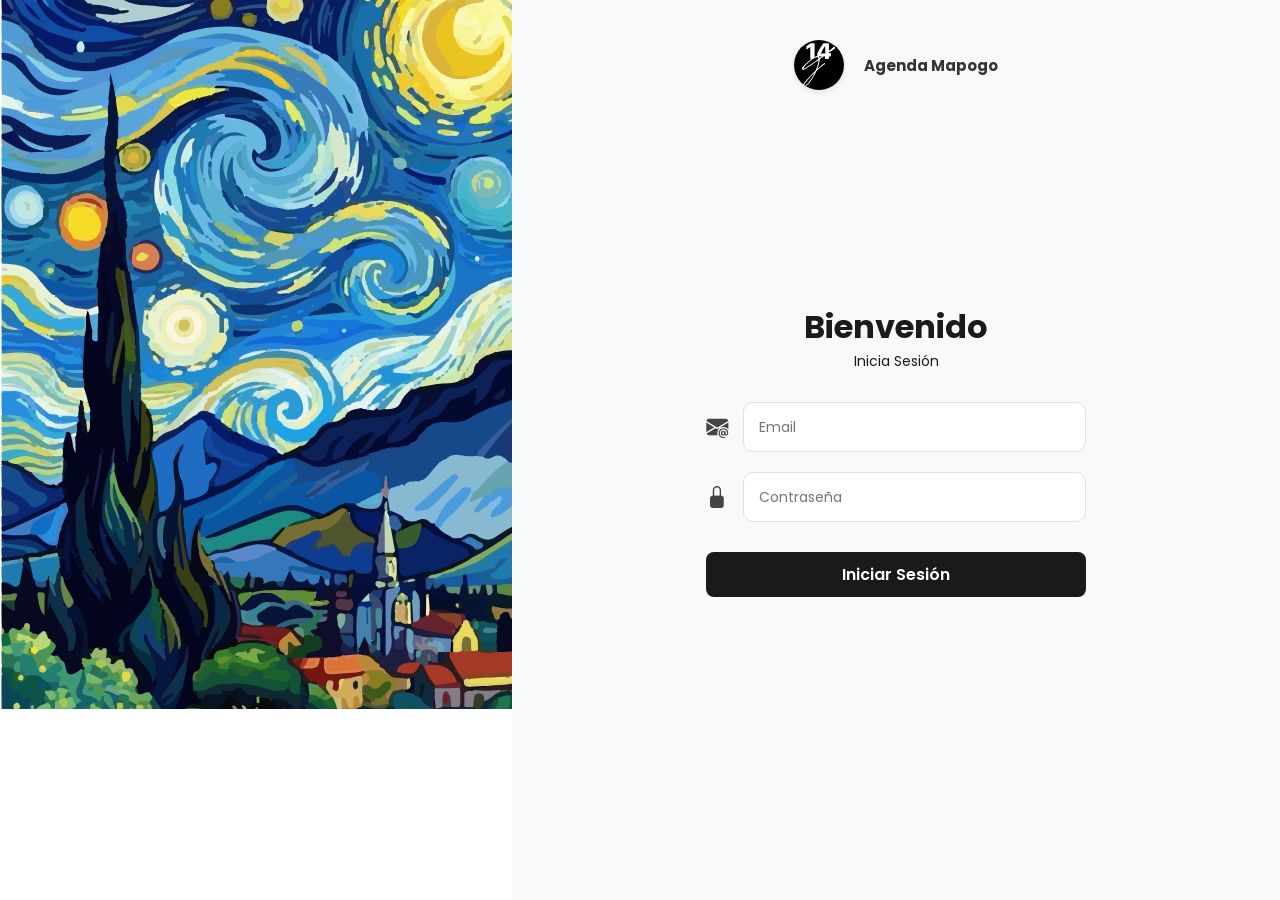
<file: index.html>
<!DOCTYPE html>
<html lang="en">
<head>
    <meta charset="UTF-8">
    <meta http-equiv="X-UA-Compatible" content="IE=edge">
    <meta name="viewport" content="width=device-width, initial-scale=1.0">
    <link rel="stylesheet" href="assets/css/login.css">
    <link rel="stylesheet" href="https://cdn.jsdelivr.net/npm/bootstrap-icons@1.13.1/font/bootstrap-icons.min.css">
    <title>Agenda Web</title>
</head>
<body>

    <div class="carrusel">
        <ul>
            <li><img src="assets/img/carrusel.svg" alt="Imagen 1"></li>
            <li><img src="assets/img/carrusel2.svg" alt="Imagen 2"></li>
            <li><img src="assets/img/carrusel3.svg" alt="Imagen 3"></li>
            <li><img src="assets/img/carrusel4.svg" alt="Imagen 4"></li>
            <li><img src="assets/img/carrusel5.svg" alt="Imagen 5"></li>
        </ul>
    </div>

    <div class="login">

        <div class="login-arriba">
            <img src="assets/img/sello.svg" alt="Imagen sello">
            <Strong>Agenda Mapogo</Strong>
        </div>

        <div class="formulario">
            
            <div class="bienvenida">
                <h1>Bienvenido</h1>
                <p>Inicia Sesión</p>
            </div>

            <div class="formulario-relleno">
                <div class="input">
                    <i class="bi bi-envelope-at-fill"><input type="email" placeholder="Email"></i>
                    <i class="bi bi-lock-fill"><input type="password" placeholder="Contraseña"></i>
                </div>
                <div class="sesion">
                    <button><a href="pages/principal.html">Iniciar Sesión</a></button>
                </div>
            </div>

        </div>

    </div>

</body>
</html>
</file>
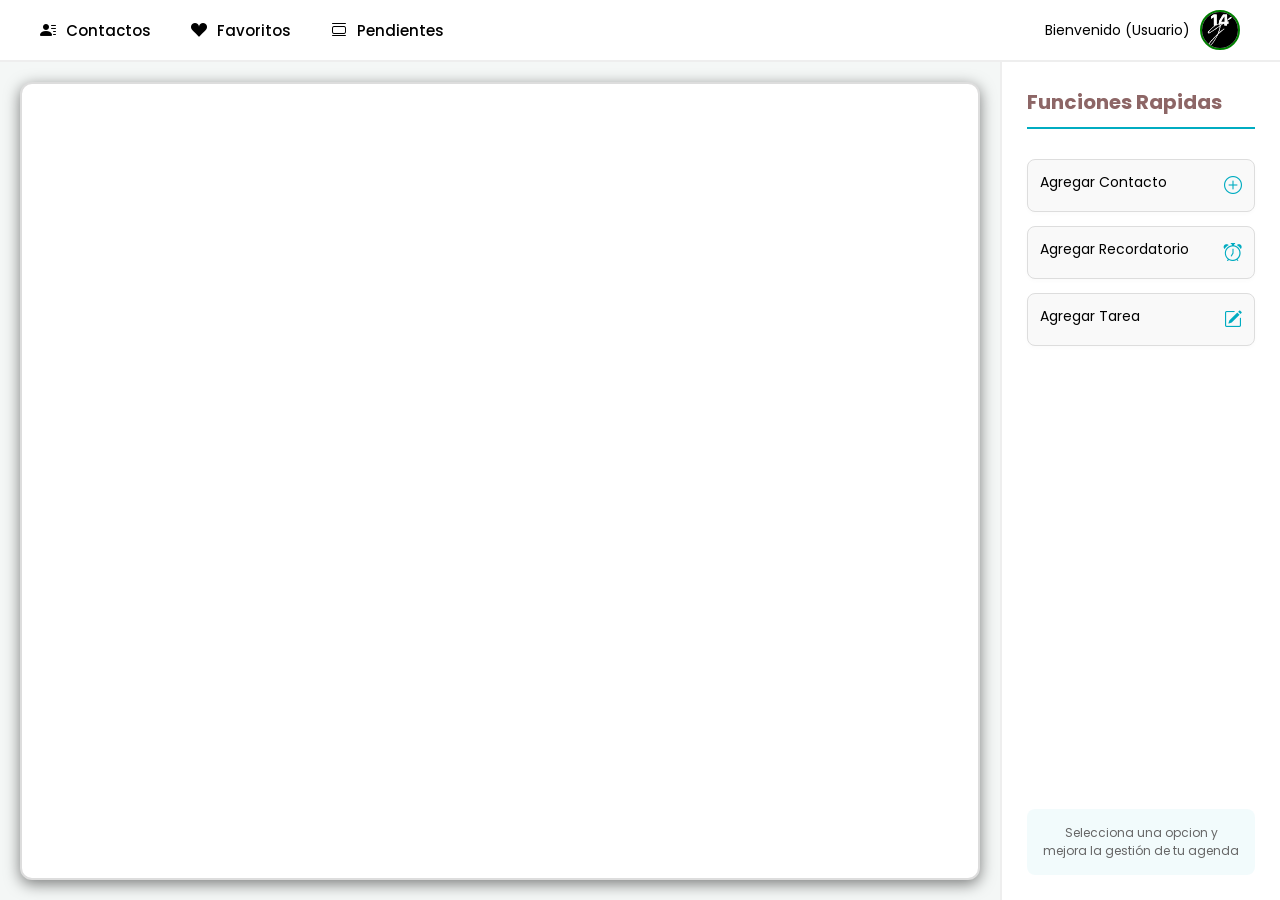
<file: pages/contactos.html>
<!DOCTYPE html>
<html lang="en">
<head>
    <meta charset="UTF-8">
    <meta name="viewport" content="width=device-width, initial-scale=1.0">
    <link rel="stylesheet" href="../assets/css/styles.css">
    <link rel="stylesheet" href="https://cdn.jsdelivr.net/npm/bootstrap-icons@1.13.1/font/bootstrap-icons.min.css">
    <title>Agenda Web - Contactos</title>
</head>
<body>
    
    <!--<div class="fondo">

        
    </div>-->

    <div class="contenedor-contactos">

        <div class="encabezado">

            <nav class="contenedor-encabezado">
                <ul>
                    <li class="bi bi-person-lines-fill"><a href="#" target="iframe-container">Contactos</a></li>
                    <li class="bi bi-suit-heart-fill"><a href="#" target="iframe-container">Favoritos</a></li>
                    <li class="bi bi-view-list"><a href="#" target="iframe-container">Pendientes</a></li>
                </ul>

                <div class="perfil">
                    <h1>Bienvenido (Usuario)</h1>
                    <img src="../assets/img/sello.svg" alt="Imagen Predeterminada">

                </div>

            </nav>

        </div>


        <div class="vista-principal">

            <div class="iframe-contactos">
                <iframe src="" frameborder="0" id="iframe-container" name="ventana-emergente"></iframe>
            </div>

            <aside class="columna-opciones">

                <div class="titulo">
                    <h3>Funciones Rapidas</h3>
                </div>

                <div class="lista-opciones">

                    <button class="opciones">Agregar Contacto <i class="bi bi-plus-circle"></i></button>
                    <button class="opciones">Agregar Recordatorio <i class="bi bi-alarm"></i></button>
                    <button class="opciones">Agregar Tarea <i class="bi bi-pencil-square"></i></button>

                </div>

                <div class="adicional">
                    <p>Selecciona una opcion y mejora la gestión de tu agenda</p>
                </div>

            </aside>

        </div>
        

    </div>

</body>
</html>
</file>
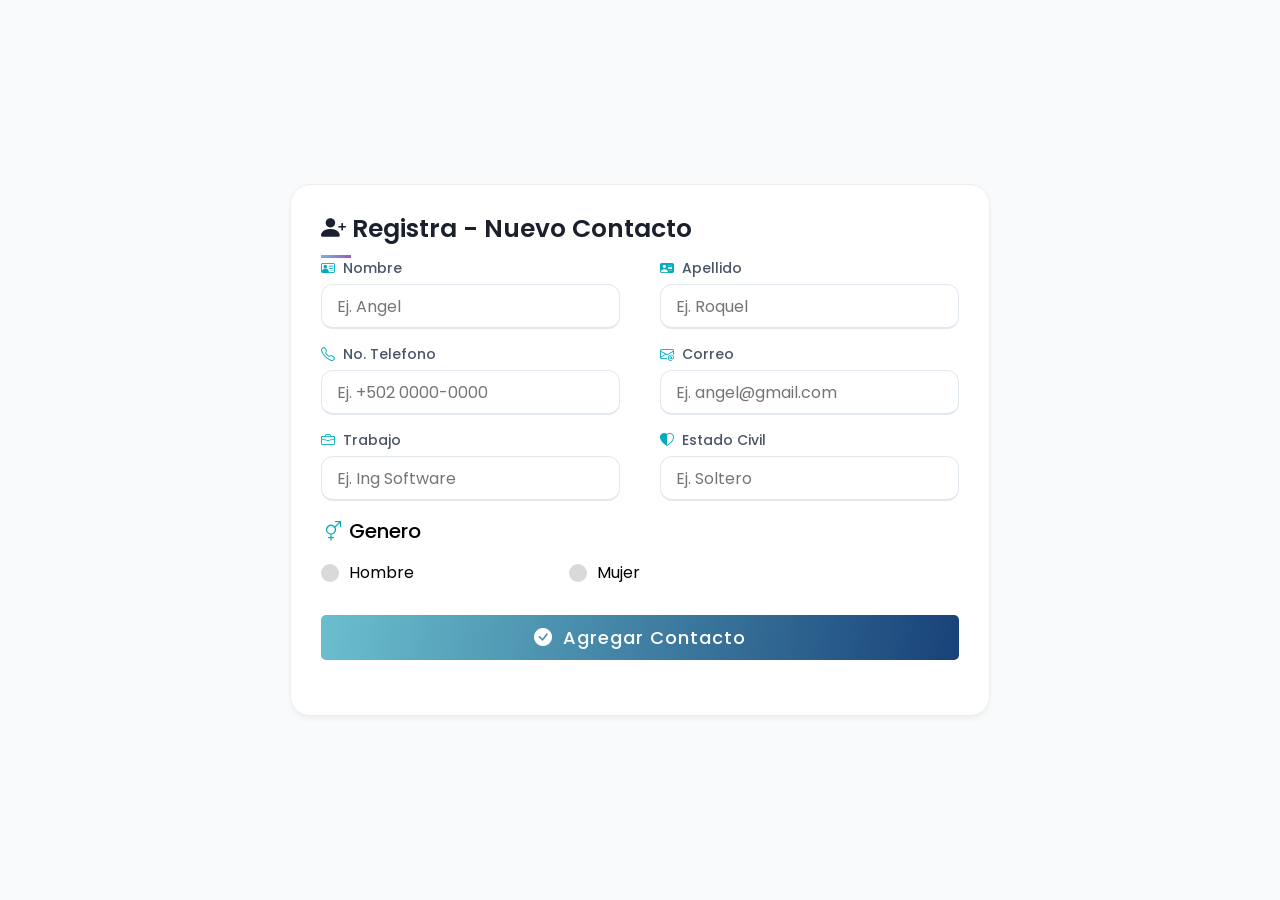
<file: pages/nuevo-contacto.html>
<!DOCTYPE html>
<html lang="en">
<head>
    <meta charset="UTF-8">
    <meta name="viewport" content="width=device-width, initial-scale=1.0">
    <link rel="stylesheet" href="https://cdn.jsdelivr.net/npm/bootstrap-icons@1.13.1/font/bootstrap-icons.min.css">
    <link rel="stylesheet" href="../assets/css/contacto-nuevo.css">
    <title>Agenda Web - Contacto Nuevo</title>
</head>
<body>
    
    <div class="formulario">

        <div class="titulo">
            <i class="bi bi-person-plus-fill"></i> Registra - Nuevo Contacto
        </div>

        <form action="#">
            <div class="detalles-contacto">
                <div class="input-box">
                    <span class="detalles"><i class="bi bi-person-vcard"></i> Nombre</span>
                    <input type="text" placeholder="Ej. Angel" required>
                </div>
                <div class="input-box">
                    <span class="detalles"><i class="bi bi-person-vcard-fill"></i> Apellido</span>
                    <input type="text" placeholder="Ej. Roquel" required>
                </div>
                <div class="input-box">
                    <span class="detalles"><i class="bi bi-telephone"></i> No. Telefono</span>
                    <input type="text" placeholder="Ej. +502 0000-0000" required>
                </div>
                <div class="input-box">
                    <span class="detalles"><i class="bi bi-envelope-at"></i> Correo</span>
                    <input type="text" placeholder="Ej. angel@gmail.com" required>
                </div>
                <div class="input-box">
                    <span class="detalles"><i class="bi bi-briefcase"></i> Trabajo</span>
                    <input type="text" placeholder="Ej. Ing Software" required>
                </div>
                <div class="input-box">
                    <span class="detalles"><i class="bi bi-heart-half"></i> Estado Civil</span>
                    <input type="text" placeholder="Ej. Soltero" required>
                </div>
            </div>
            <div class="genero-detalles">
                <input type="radio" name="genero" id="punto-1">
                <input type="radio" name="genero" id="punto-2">
                <span class="genero-titulo"><i class="bi bi-gender-ambiguous"></i> Genero</span>
                <div class="opciones">
                    <label for="punto-1">
                        <span class="punto uno"></span>
                        <span class="genero">Hombre</span>
                    </label>
                    <label for="punto-2">
                        <span class="punto dos"></span>
                        <span class="genero">Mujer</span>
                    </label>
                </div>
            </div>
            <div class="boton">
                <button type="submit">
                    <i class="bi bi-check-circle-fill"></i>Agregar Contacto
                </button>
            </div>
        </form>

    </div>

</body>
</html>
</file>
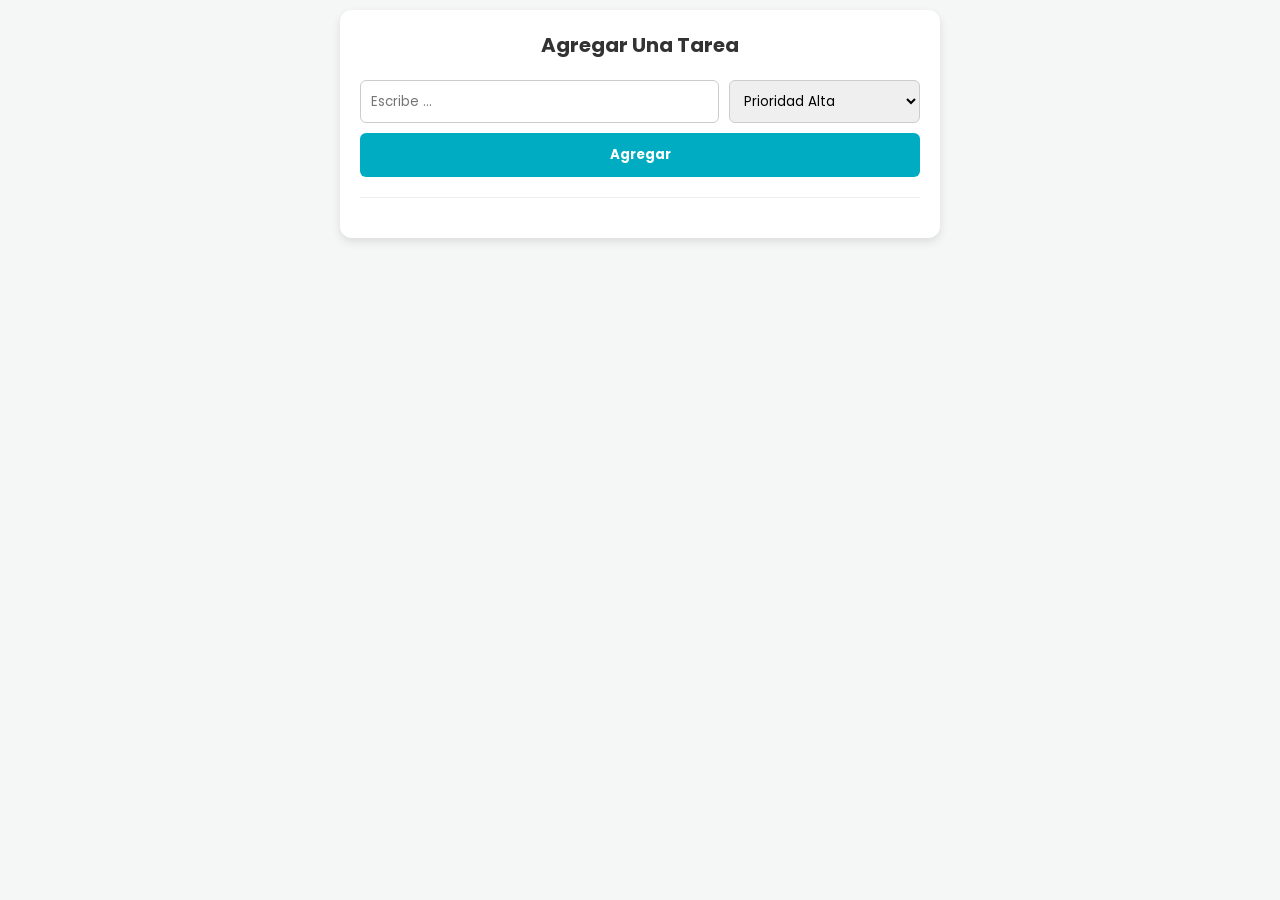
<file: pages/pendientes.html>
<!DOCTYPE html>
<html lang="es">
<head>
    <meta charset="UTF-8">
    <meta name="viewport" content="width=device-width, initial-scale=1.0">
    <link rel="stylesheet" href="https://cdn.jsdelivr.net/npm/bootstrap-icons@1.13.1/font/bootstrap-icons.min.css">
    <link rel="stylesheet" href="../assets/css/pendientes.css">
    <title>Agenda Web - Pendientes</title>
</head>
<body>

    <div class="contenedor-agenda">
        <h1>Agregar Una Tarea</h1>
        
        <div class="formulario-tarea">
            <input type="text" id="tareaP" placeholder="Escribe ...">
            <select id="prioridad">
                <option value="1">Prioridad Alta</option>
                <option value="2" >Prioridad Media</option>
                <option value="3">Prioridad Baja</option>
            </select>
            <button id="agregar">Agregar</button>
        </div>

        <hr class="separador">
        <div id="contenedor-lista" class="lista"></div>
    </div>

    <div id="modalOculto" class="modal-escondido"></div>

    <script src="../assets/js/pendientes.js"></script>
</body>
</html>
</file>
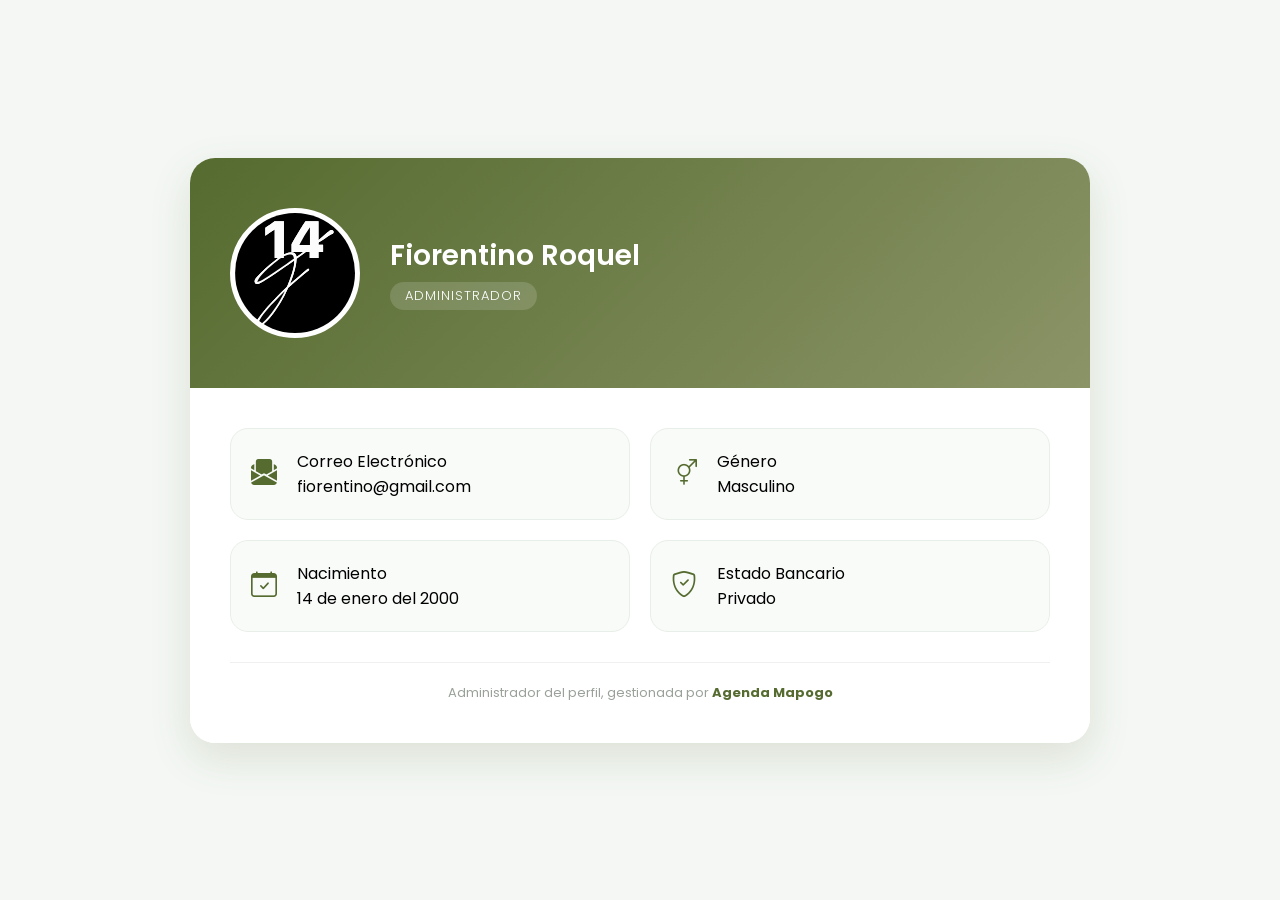
<file: pages/perfil.html>
<!DOCTYPE html>
<html lang="en">
<head>
    <meta charset="UTF-8">
    <meta name="viewport" content="width=device-width, initial-scale=1.0">
    <link rel="stylesheet" href="https://cdn.jsdelivr.net/npm/bootstrap-icons@1.13.1/font/bootstrap-icons.min.css">
    <link rel="stylesheet" href="../assets/css/perfil.css">
    <title>Agenda Web - Perfil</title>
</head>
<body>
    
    <main class="contenido-perfil">

        <section class="encabezado">
            <div class="foto">
                <img src="../assets/img/sello.svg" alt="Imagen Usuario">
            </div>
            <div class="texto-principal">
                <h1 id="nombre">Fiorentino Roquel</h1>
                <span class="rol">Administrador</span>
            </div>
        </section>

        <section class="cuerpo">

            <div class="tarjeta-dato">
                <i class="bi bi-envelope-paper-fill"></i>
                <div class="texto-dato">
                    <label>Correo Electrónico</label>
                    <p id="p-correo">fiorentino@gmail.com</p>
                </div>
            </div>

            <div class="tarjeta-dato">
                <i class="bi bi-gender-ambiguous"></i>
                <div class="texto-dato">
                    <label>Género</label>
                    <p>Masculino</p>
                </div>
            </div>

            <div class="tarjeta-dato">
                <i class="bi bi-calendar-check"></i>
                <div class="texto-dato">
                    <label>Nacimiento</label>
                    <p>14 de enero del 2000</p>
                </div>
            </div>

            <div class="tarjeta-dato">
                <i class="bi bi-shield-check"></i>
                <div class="texto-dato">
                    <label>Estado Bancario</label>
                    <p>Privado</p>
                </div>
            </div>

            <footer class="pie-pagina">
                <p>Administrador del perfil, gestionada por <strong>Agenda Mapogo</strong></p>
            </footer>

        </section>

    </main>

</body>
</html>
</file>
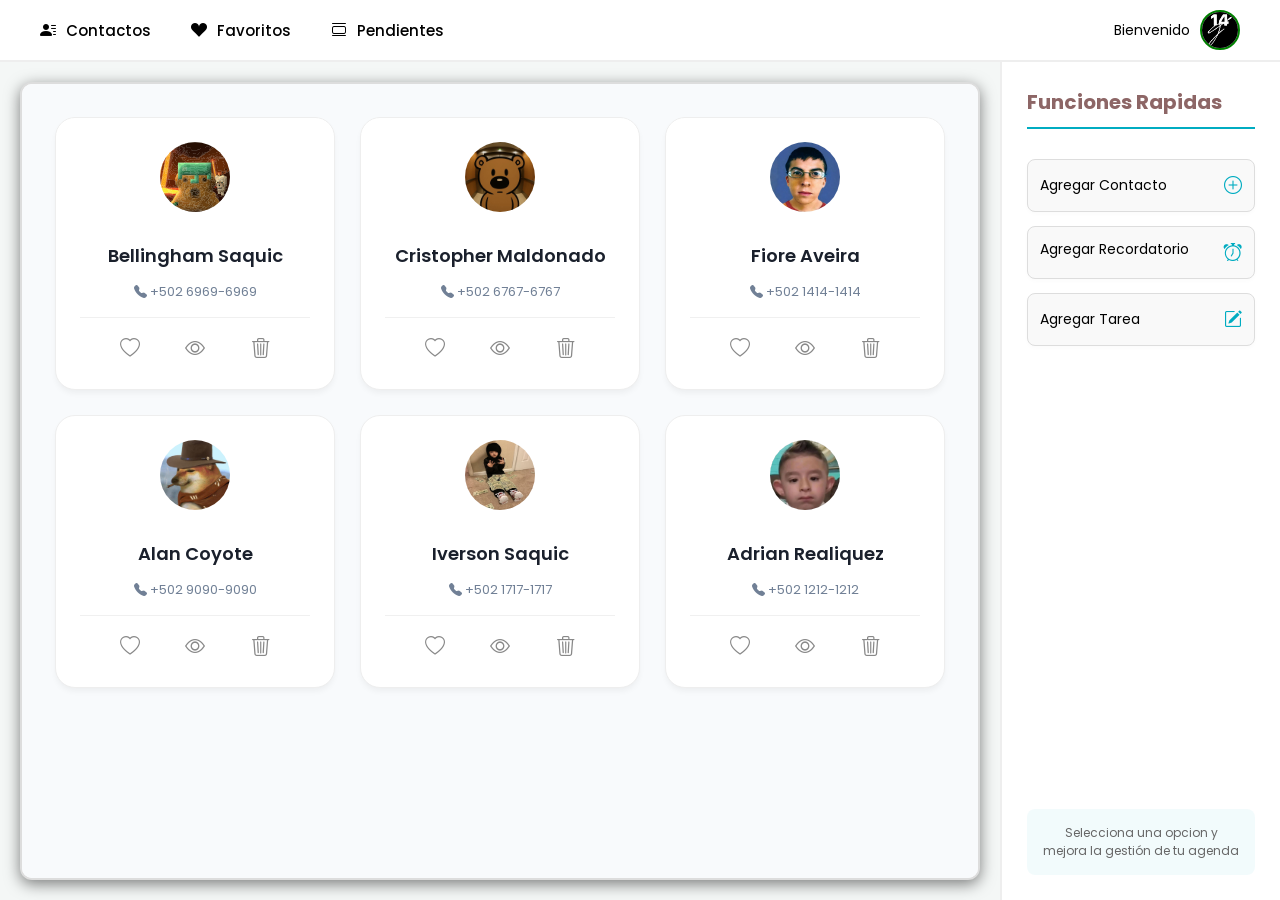
<file: pages/principal.html>
<!DOCTYPE html>
<html lang="en">
<head>
    <meta charset="UTF-8">
    <meta name="viewport" content="width=device-width, initial-scale=1.0">
    <link rel="stylesheet" href="../assets/css/styles.css">
    <link rel="stylesheet" href="https://cdn.jsdelivr.net/npm/bootstrap-icons@1.13.1/font/bootstrap-icons.min.css">
    <title>Agenda Web - Principal</title>
</head>
<body>
    
    <!--<div class="fondo">

        
    </div>-->

    <div class="contenedor-contactos">

        <div class="encabezado">

            <nav class="contenedor-encabezado">
                <input type="checkbox" id="menu-check" style="display: none;">
                <label for="menu-check" class="menu-hamburguesa">
                    <i class="bi bi-list"></i>
                </label>

                <ul>
                    <li class="bi bi-person-lines-fill"><a href="contacto.html" target="ventana-emergente">Contactos</a></li>
                    <li class="bi bi-suit-heart-fill"><a href="favoritos.html" target="ventana-emergente">Favoritos</a></li>
                    <li class="bi bi-view-list"><a href="pendientes.html" target="ventana-emergente">Pendientes</a></li>
                </ul> 

                <div class="perfil">
                    <a href="perfil.html" target="ventana-emergente" class="perfil-iframe">
                        <h1 id="nombreUsuario">Bienvenido</h1>
                        <img src="../assets/img/sello.svg" alt="Imagen Predeterminada">
                    </a>
                </div>

                <script src="../assets/js/main.js"></script>

            </nav>

        </div>


        <div class="vista-principal">

            <div class="iframe-contactos">
                <iframe src="contacto.html" frameborder="0" id="iframe-container" name="ventana-emergente"></iframe>
            </div>

            <aside class="columna-opciones">

                <div class="titulo">
                    <h3>Funciones Rapidas</h3>
                </div>

                <div class="lista-opciones">

                    <button class="opciones">
                        <a href="nuevo-contacto.html" target="ventana-emergente">
                            Agregar Contacto <i class="bi bi-plus-circle"></i>
                        </a>
                    </button>
                    
                    <button class="opciones">Agregar Recordatorio <i class="bi bi-alarm"></i></button>
                    <button class="opciones">
                        <a href="pendientes.html" target="ventana-emergente">
                            Agregar Tarea <i class="bi bi-pencil-square"></i>
                        </a>
                    </button>

                </div>

                <div class="adicional">
                    <p>Selecciona una opcion y mejora la gestión de tu agenda</p>
                </div>

            </aside>

        </div>
        

    </div>

</body>
</html>
</file>
<file: assets/css/login.css>
@import url('https://fonts.googleapis.com/css2?family=Poppins:ital,wght@0,100;0,200;0,300;0,400;0,500;0,600;0,700;0,800;0,900;1,100;1,200;1,300;1,400;1,500;1,600;1,700;1,800;1,900&display=swap');

* {
    font-family: "Poppins";
    margin: 0;
    padding: 0;
    box-sizing: border-box;
}

body {
    margin: 0;
    display: flex;
    width: 100%;
    height: 100vh;
    align-items: center;
    background-color: #ffffff;
}

/* Seccion del carrusel */

.carrusel {
    width: 40%;
    height: 100%;
    overflow: hidden;
}

.carrusel ul {
    display: flex;
    padding: 0;
    width: 500%;
    list-style: none;

    animation: carrusel 12s infinite alternate ease-in-out;
}

.carrusel li {
    list-style: none;
    width: 100%;
}

.carrusel img {
    width: 100%;
    height: 100%;
    aspect-ratio: 13/18;
    object-fit: cover;
    display: block;
}

@keyframes carrusel {
    0%,15% {margin-left: 0%;}

    20%,35% {margin-left: -100%;}

    40%,55% {margin-left: -200%;}

    60%,75% {margin-left: -300%;}

    80%,100% {margin-left: -400%;}
}

/* Seccion del Login */

.login {
    width: 60%;
    height: 100vh;
    display: flex;
    flex-direction: column;
    justify-content: center;
    align-items: center;
    padding: 40px;
    background-color: #f8f9fa;
    position: relative;
}

/* Seccion del login parte de arriba*/

.login-arriba {
    display: flex;
    align-items: center;
    gap: 20px;
    top: 40px;
    position: absolute;
}

.login-arriba img {
    border-radius: 50%;
    width: 50px;
    height: 50px;
    object-fit: cover;
    box-shadow: 0 2px 5px rgba(0,0,0,0.1);
}

.login-arriba strong {
    font-size: 15px;
    color: #333;
}

/* seccion del formulario de inicio de sesión */

.formulario {
    width: 100%;
    max-width: 380px;
}

.bienvenida {
    margin-bottom: 30px;
    text-align: center;
}

.bienvenida h1 {
    font-size: 32px;
    font-weight: 700;
    color: #1a1a1a;
}

.bienvenida p {
    font-size: 14px;
    color: #1a1a1a;
}

.input {
    display: flex;
    flex-direction: column;
    gap: 20px;
}

.input i {
    display: flex;
    align-items: center;
    width: 100%;
    gap: 15px;
    font-size: 22px;
    color: #444;
}

.bi {
    font-size: 25px;
}

.input input {
    flex: 1;
    width: 100%;
    height: 50px;
    border: 1.5px solid #e0e0e0;
    border-radius: 10px;
    padding: 0 15px;
    font-size: 14px;
    outline: none;
    transition: all 0.3s ease;
    background-color: #ffffff;
}

.input input:focus {
    border-color: #000;
    box-shadow: 0 0 0 3px rgba(0, 172, 193, 0.1);
}

.sesion {
    margin-top: 30px;
}

.sesion button {
    width: 100%;
    height: 45px;
    background-color: #1a1a1a;
    color: #ffffff;
    border: none;
    border-radius: 8px;
    font-size: 16px;
    font-weight: 600;
    cursor: pointer;
    transition: transform 0.2s, background 0.3s;
}

.sesion button:hover {
    background-color: #444;
    transform: translateY(-2px);
}

.sesion a {
    color: #ffffff;
    text-decoration: none;
    font-size: 16px;
    font-weight: 600;
    display: flex;
    justify-content: center;
    align-items: center;
    width: 100%;
    height: 100%;
}

/*Responsive*/

@media (max-width: 850px) {
    .carrusel { display: none; }

    .login {
        width: 100%;
        background-color: #00acc1;
        padding: 40px 30px;
    }

    .login-arriba strong, .bienvenida h1, .bienvenida p, .input i {
        color: white;
    }

    .input input {
        border: none;
        background-color: rgba(255, 255, 255, 0.95);
        color: #333;
        box-shadow: 0 4px 15px rgba(0,0,0,0.1);
    }

    .sesion button {
        background-color: white;
        box-shadow: 0 4px 15px rgba(0,0,0,0.1);
    }

    .sesion button a {
        color: #00acc1;
    }
}
</file>
<file: assets/css/styles.css>
@import url('https://fonts.googleapis.com/css2?family=Poppins:ital,wght@0,100;0,200;0,300;0,400;0,500;0,600;0,700;0,800;0,900;1,100;1,200;1,300;1,400;1,500;1,600;1,700;1,800;1,900&display=swap');

* {
    font-family: 'Poppins';
    margin: 0;
    padding: 0;
    box-sizing: border-box;
}

body {
    width: 100%;
    height: 100vh;
    position: relative;
    display: flex;
    justify-content: center;
    align-items: center;
    background-color: #f4f7f6;
    overflow: hidden;
    overflow-x: hidden;
}

body::-webkit-scrollbar {
    width: 8px;
}
body::-webkit-scrollbar-thumb {
    background: #00acc1;
    border-radius: 10px;
}

/*.fondo {
    position: absolute;
    top: 0;
    left: 0;
    width: 100%;
    height: 100%;
    background-color: aqua;
    z-index: -1;
}*/

.contenedor-contactos {
    width: 100%;
    /*max-width: 1000px;*/
    height: 100vh;
    background-color: #ffffff;
    display: flex;
    flex-direction: column;
    box-shadow: 0 10px 30px rgba(0, 0, 0, 0.1);
}

.contenedor-encabezado {
    display: grid;
    grid-template-columns: 1fr auto 1fr;
    align-items: center;
    padding: 10px 40px;
    background-color: #ffffff;
    border-bottom: 2px solid #eee;
    box-shadow: 0 2px 10px rgba(0, 0, 0, 0.5);
}

.contenedor-encabezado nav {
    grid-column: 2;
}

.contenedor-encabezado ul{
    display: flex;
    list-style: none;
    gap: 30px;
}

.contenedor-encabezado ul li a {
    text-decoration: none;
    color: black;
    font-weight: 500;
    font-size: 15px;
    padding: 8px 10px;
    border-radius: 8px;
    transition: all 0.3s ease;
}

.contenedor-encabezado ul li a:hover {
    color: greenyellow;
    background-color: rgba(0, 172, 193, 0.1);
}

.perfil {
    grid-column: 3;
    display: flex;
    justify-content: flex-end;
    align-items: center;
    gap: 10px;
}

.perfil-iframe {
    text-decoration: none;
    display: flex;
    align-items: center;
    gap: 10px;
    color: inherit;
    transition: opacity 0.3s ease;
}

.perfil-iframe:hover {
    opacity: 0.8;
}

.perfil h1 {
    font-size: 14px;
    font-weight: 400;
    color: #000;
}

.perfil img {
    width: 40px;
    height: 40px;
    border-radius: 50%;
    object-fit: cover;
    border: 2px solid green;
    cursor: pointer;
    transition: trasform 0.2s;
}

.perfil img:hover {
    transform: scale(1.1);
}

/* Vista Principal */

.vista-principal {
    display: flex;
    flex: 1;
    background-color: #f4f7f6;
    overflow: hidden;
}

.iframe-contactos {
    width: 100%;
    height: 100%;
    flex: 1;
    padding: 20px;
    display: flex;
}

.iframe-contactos iframe {
    width: 100%;
    height: 100%;
    border: 2px solid #ddd;
    border-radius: 12px;
    background: white;
    box-shadow: 0 4px 15px rgba(0, 0, 0, 0.5);
}

.columna-opciones {
    width: 280px;
    height: 100%;
    background-color: #ffffff;
    border-left: 2px solid #eee;
    padding: 25px;
    display: flex;
    flex-direction: column;
    gap: 20px;
}

.titulo h3 {
    font-size: 20px;
    color: #8d6666;
    border-bottom: 2px solid #00acc1;
    padding-bottom: 10px;
    margin-bottom: 10px;
}

.lista-opciones {
    display: flex;
    flex-direction: column;
    gap: 14px;
}

.opciones {
    justify-content: space-between;
    gap: 12px;
    display: flex;
    width: 100%;
    padding: 12px;
    background: #f9f9f9;
    border: 1px solid #ddd;
    border-radius: 8px;
    font-size: 14px;
    cursor: pointer;
    text-align: left;
    transition: all 0.3s cubic-bezier(0.4, 0, 0.2, 1);
    box-shadow: 0 2px 4px rgba(0, 0, 0, 0.02);
}

.opciones a {
    display: flex;
    align-items: center;
    justify-content: space-between;
    color: inherit;
    text-decoration: none;
    width: 100%;
    height: 100%;
    padding: 0;
}

.opciones i {
    font-size: 18px;
    color: #00acc1;
    transition: color 0.3s;
}

.opciones:hover i {
    color: white;
}

.opciones:hover {
    background-color: #00acc1;
    color: white;
    border-color: #00acc1;
    transform: translateY(-2px);
    box-shadow: 0 4px 12px rgba(0, 172, 193, 0.2);
}

.adicional {
    margin-top: auto;
    padding: 15px;
    background: rgba(0, 172, 193, 0.05);
    border-radius: 8px;
    font-size: 12px;
    color: #666;
    text-align: center;
}

/*Responsive*/

.menu-hamburguesa {
    display: none;
    font-size: 28px;
    cursor: pointer;
    color: #00acc1;
    z-index: 1001;
}

#menu-check {
    display: none;
}

@media (max-width: 900px) {
    
    body, html {
        height: 100%;
        margin: 0;
        overflow: hidden;
    }

    .contenedor-contactos {
        display: flex;
        flex-direction: column;
        height: 100vh;
        width: 100%;
    }

    .menu-hamburguesa {
        display: block; 
        font-size: 28px;
        cursor: pointer;
        color: #00acc1;
        grid-column: 1;
        z-index: 1001;
    }

    #menu-check {
        display: none;
    }

    .contenedor-encabezado {
        grid-template-columns: auto 1fr auto;
        padding: 10px 15px;
        position: relative;
        flex-shrink: 0;
    }

    .contenedor-encabezado ul {
        display: none;
        flex-direction: column;
        position: absolute;
        top: 100%;
        left: 0;
        width: 100%;
        background: white;
        padding: 15px;
        border-bottom: 3px solid #00acc1;
        box-shadow: 0 10px 20px rgba(0,0,0,0.1);
        z-index: 1000;
        gap: 15px;
    }

    #menu-check:checked ~ ul {
        display: flex;
    }

    .perfil h1 {
        display: none;
    }

    .vista-principal {
        display: flex;
        flex-direction: column;
        flex: 1;
        height: 0;
        background-color: #ffffff;
    }

    .iframe-contactos {
        flex: 1;
        display: flex;
        padding: 10px;
        width: 100%;
    }

    .iframe-contactos iframe {
        flex: 1;
        width: 100%;
        height: 100%;
        border: 1px solid #eee;
        border-radius: 10px;
    }

    .columna-opciones {
        width: 100%;
        height: auto;
        flex-shrink: 0;
        border-left: none;
        border-top: 1px solid #eee;
        padding: 8px 15px 10px 15px;
        margin: 0;
        background-color: #ffffff;
    }

    .titulo h3 {
        font-size: 14px;
        margin: 0 0 5px 0;
        padding-bottom: 3px;
        text-align: center;
        color: #00acc1;
        border-bottom: 1px solid #00acc1;
    }

    .lista-opciones {
        display: grid;
        grid-template-columns: repeat(2, 1fr);
        gap: 6px;
        margin: 0;
    }

    .opciones {
        padding: 0 8px;
        font-size: 11px;
        height: 36px;
        justify-content: center;
        align-items: center;
        margin: 0;
    }

    .opciones i {
        font-size: 14px;
    }

    .adicional {
        display: none !important;
    }
}

@media (max-width: 480px) {
    .lista-opciones {
        grid-template-columns: repeat(2, 1fr);
        gap: 4px;
    }
    
    .opciones {
        font-size: 10px;
        height: 34px;
    }
}
</file>
<file: assets/css/contacto-nuevo.css>
@import url('https://fonts.googleapis.com/css2?family=Poppins:ital,wght@0,100;0,200;0,300;0,400;0,500;0,600;0,700;0,800;0,900;1,100;1,200;1,300;1,400;1,500;1,600;1,700;1,800;1,900&display=swap');

* {
    margin: 0;
    padding: 0;
    box-sizing: border-box;
    font-family: 'Poppins';
}

body {
    display: flex;
    height: 100vh;
    justify-content: center;
    align-items: center;
    padding: 10px;
    background: #f8fafc;
}

.formulario {
    max-width: 700px;
    width: 100%;
    background: #ffffff;
    padding: 25px 30px;
    border-radius: 20px;
    border: 1px solid #eee;
    box-shadow: 0 4px 6px -1px rgba(0, 0, 0, 0.05);
}

.formulario .titulo {
    font-size: 25px;
    font-weight: 600;
    position: relative;
    color: #1a202c;
    padding-bottom: 10px;
}

.formulario .titulo::before {
    content: '';
    position: absolute;
    left: 0;
    bottom: 0;
    height: 3px;
    width: 30px;
    background: linear-gradient(135deg, #71b7e6, #9b59b6);
}

.formulario form .detalles-contacto {
    display: flex;
    flex-wrap: wrap;
    justify-content: space-between;
}

form .detalles-contacto .input-box {
    margin-bottom: 15px;
    width: calc(100% / 2 - 20px);
}

.detalles-contacto .input-box .detalles {
    display: flex;
    align-items: center;
    gap: 8px;
    font-weight: 500;
    margin-bottom: 5px;
    color: #4a5568;
    font-size: 14px;
}

.detalles-contacto .input-box .detalles i {
    color: #00acc1;
}

.detalles-contacto .input-box input {
    height: 45px;
    width: 100%;
    outline: none;
    border-radius: 12px;
    border: 1px solid #e2e8f0;
    padding-left: 15px;
    font-size: 16px;
    border-bottom-width: 2px;
    transition: all 0.3s ease;
}

.detalles-contacto .input-box input:focus,
.detalles-contacto .input-box input:valid {
    border-color: #00acc1;
    box-shadow: 0 0 0 3px rgba(0, 172, 193, 0.1);
}

form .genero-detalles .genero-titulo {
    display: flex;
    align-items: center;
    gap: 8px;
    font-size: 20px;
    font-weight: 500;
}

form .genero-detalles .genero-titulo i {
    color: #00acc1;
}

form .genero-detalles .opciones {
    display: flex;
    width: 50%;
    margin: 14px 0;
    justify-content: space-between;
}

.genero-detalles .opciones label {
    display: flex;
    align-items: center;
    cursor: pointer;
}

.genero-detalles .opciones label .punto {
    height: 18px;
    width: 18px;
    background: #d9d9d9;
    border-radius: 50%;
    margin-right: 10px;
    border: 5px solid transparent;
    transition: all 0.3s ease;
}

#punto-1:checked ~ .opciones label .uno,
#punto-2:checked ~ .opciones label .dos {
    border-color: #d9d9d9;
    background: #00acc1;
}

form input[type="radio"]{
    display: none;
}

form .boton {
    height: 45px;
    margin: 30px 0;
}

form .boton button {
    height: 100%;
    width: 100%;
    outline: none;
    color: #ffffff;
    border: none;
    border-radius: 12px;
    background: #00acc1;
    cursor: pointer;
    transition: all 0.3s ease;
    display: flex;
    align-items: center;
    justify-content: center;
    gap: 10px;
    font-size: 18px;
    font-weight: 500;
    letter-spacing: 1px;
    border-radius: 5px;
    background: linear-gradient(100deg, #6abfce, #184279);
}

form .boton button:hover {
    background: #00acc1;
    transform: translateY(-2px);
    box-shadow: 0 5px 15px rgba(0, 172, 193, 0.3);
}

/*Responsive*/

@media (max-width: 600px) {
    body {
        height: auto; 
        padding: 15px;
        align-items: flex-start;
    }

    .formulario {
        max-width: 100%;
        padding: 20px;
    }

    .formulario .titulo {
        font-size: 20px;
    }

    form .detalles-contacto .input-box {
        width: 100%;
        margin-bottom: 12px;
    }

    form .genero-detalles .opciones {
        width: 100%;
    }

    form .genero-detalles .genero-titulo {
        font-size: 18px;
    }

    form .boton {
        height: 50px;
        margin: 20px 0;
    }
}

@media (max-width: 400px) {
    .formulario {
        padding: 15px;
    }

    .detalles-contacto .input-box input {
        font-size: 14px;
    }

    .genero-detalles .opciones {
        flex-direction: column;
        gap: 10px;
    }
}
</file>
<file: assets/css/pendientes.css>
@import url('https://fonts.googleapis.com/css2?family=Poppins:wght@300;400;600&display=swap');

* { 
    box-sizing: border-box; 
    font-family: 'Poppins', sans-serif; 
    margin: 0; 
    padding: 0; 
}

body { 
    background-color: #f4f7f6; 
    padding: 10px;
}

.contenedor-agenda {
    width: 100%;
    max-width: 600px; 
    margin: 0 auto; 
    background: white;
    padding: 20px; 
    border-radius: 12px; 
    box-shadow: 0 4px 10px rgba(0,0,0,0.1);
}

h1 { 
    margin-bottom: 20px; 
    font-size: 20px; 
    color: #333; 
    text-align: center;
}

.formulario-tarea { 
    display: flex; 
    gap: 10px; 
    flex-direction: row;
    flex-wrap: wrap; 
}

#tareaP { 
    flex: 2; 
    min-width: 150px;
    padding: 10px; 
    border-radius: 6px; 
    border: 1px solid #ccc; 
    outline: none; 
}

#prioridad { 
    flex: 1; 
    min-width: 120px;
    padding: 10px; 
    border-radius: 6px; 
    border: 1px solid #ccc; 
}

#agregar { 
    width: 100%;
    background: #00acc1; 
    color: white; 
    border: none; 
    padding: 12px; 
    border-radius: 6px; 
    cursor: pointer; 
    font-weight: bold; 
}

.tarjeta-tarea {
    display: flex; 
    justify-content: space-between; 
    align-items: center;
    background: #fff; 
    padding: 12px; 
    margin-bottom: 10px;
    border-radius: 8px; 
    border-left: 8px solid #ccc;
    box-shadow: 0 2px 5px rgba(0,0,0,0.05);
    gap: 10px;
}

@media (max-width: 480px) {
    .formulario-tarea {
        flex-direction: column;
    }
    
    #tareaP, #prioridad, #agregar {
        flex: none;
        width: 100%;
    }

    .tarjeta-tarea {
        flex-direction: column;
        align-items: flex-start;
    }

    .iconos {
        align-self: flex-end;
    }
}

.separador { 
    margin: 20px 0; 
    border: 0; 
    border-top: 1px solid #eee; 
}

.prio-1 { 
    border-left-color: #ff5252; 
}

.prio-2 { 
    border-left-color: #ffd740; 
}

.prio-3 { 
    border-left-color: #69f0ae; 
}

.iconos button { 
    background: none; 
    border: none; 
    cursor: pointer; 
    font-size: 20px; 
    margin-left: 15px; 
}

#modalOculto {
    position: fixed; 
    top: 0; 
    left: 0; 
    width: 100%; 
    height: 100%;
    background: rgba(0,0,0,0.6); 
    display: flex; 
    justify-content: center; 
    align-items: center; 
    z-index: 100;
}

.modal-escondido { 
    display: none !important; 
}

.caja-edicion {
    background: white; 
    padding: 20px; 
    border-radius: 10px; 
    width: 90%; 
    max-width: 320px; 
    text-align: center;
}

.btn-guardar { 
    background: #00acc1; 
    color: white; 
    border: none; 
    padding: 10px 20px; 
    border-radius: 5px; 
    cursor: pointer; 
}

.btn-cerrar { 
    background: #ddd; 
    border: none; 
    padding: 10px 20px; 
    border-radius: 5px; 
    cursor: pointer; 
    margin-right: 5px; 
}

.color-editar { 
    color: #00acc1; 
}

.color-borrar { 
    color: #ff5252; 
}
</file>
<file: assets/css/perfil.css>
@import url('https://fonts.googleapis.com/css2?family=Poppins:ital,wght@0,100;0,200;0,300;0,400;0,500;0,600;0,700;0,800;0,900;1,100;1,200;1,300;1,400;1,500;1,600;1,700;1,800;1,900&display=swap');

* {
    font-family: 'Poppins';
    margin: 0;
    padding: 0;
    box-sizing: border-box;
}

body {
    background-color: #f4f7f4;
    display: flex;
    justify-content: center;
    align-items: center;
    min-height: 100vh;
    padding: 20px;
}

.contenido-perfil {
    width: 100%;
    max-width: 900px;
    background: #ffffff;
    border-radius: 25px;
    box-shadow: 0 15px 40px rgba(85, 107, 47, 0.15);
    overflow: hidden;
    animation: foto 0.8s ease;
}

@keyframes foto {
    from {
        opacity: 0;
        transform: translateY(10px);
    }

    to {
        opacity: 1;
        transform: translateY(0);
    }
}

.encabezado {
    background: linear-gradient(135deg, #556b2f 0%, #8b9467 100%);
    padding: 50px 40px;
    display: flex;
    align-items: center;
    gap: 30px;
    color: white;
}

.foto {
    width: 130px;
    height: 130px;
    border-radius: 50%;
    border: 5px solid ;
    overflow: hidden;
    background-color: white;
}

.foto img {
    width: 100%;
    height: 100%;
    object-fit: cover;
}

.texto-principal h1 {
    font-size: 28px;
    font-weight: 600;
    margin: 0;
}

.rol {
    background: rgba(255, 255, 255, 0.15);
    padding: 4px 15px;
    border-radius: 50px;
    font-size: 13px;
    font-weight: 300;
    text-transform: uppercase;
    letter-spacing: 1px;
    display: inline-block;
    margin-top: 5px;
}

.cuerpo {
    padding: 40px;
    display: grid;
    grid-template-columns: repeat(2, 1fr);
    gap: 20px;
    background-color: #ffffff;
}

.tarjeta-dato {
    display: flex;
    align-items: center;
    gap: 20px;
    padding: 20px;
    background: #f9fbf9;
    border: 1px solid #e8eee8;
    border-radius: 18px;
    transition: all 0.3s ease;
}

.tarjeta-dato:hover {
    background: #ffffff;
    background-color: #8b9467;
    transform: translateY(-5px);
    box-shadow: 0 8px 20px rgba(0, 0, 0, 0.05);
}

.tarjeta-dato i {
    font-size: 26px;
    color: #556b2f;
}

.text-dato label {
    display: block;
    font-size: 11px;
    color: #889988;
    text-transform: uppercase;
    font-weight: 600;
    margin-bottom: 2px;
}

.text-dato p {
    font-size: 15px;
    color: #2d332d;
    font-weight: 500;
}

.pie-pagina {
    grid-column: span 2;
    text-align: center;
    padding-top: 20px;
    border-top: 1px solid #f0f0f0;
    margin-top: 10px;
}

.pie-pagina p {
    font-size: 13px;
    color: #99a199;
}

.pie-pagina strong {
    color: #556b2f;
}

@media (max-width: 700px) {
    .encabezado {
        flex-direction: column;
        text-align: center;
        padding: 40px 20px;
    }

    .cuerpo {
        grid-template-columns: 1fr;
        padding: 25px;
    }

    .pie-pagina {
        grid-column: span 1;
    }
}
</file>
